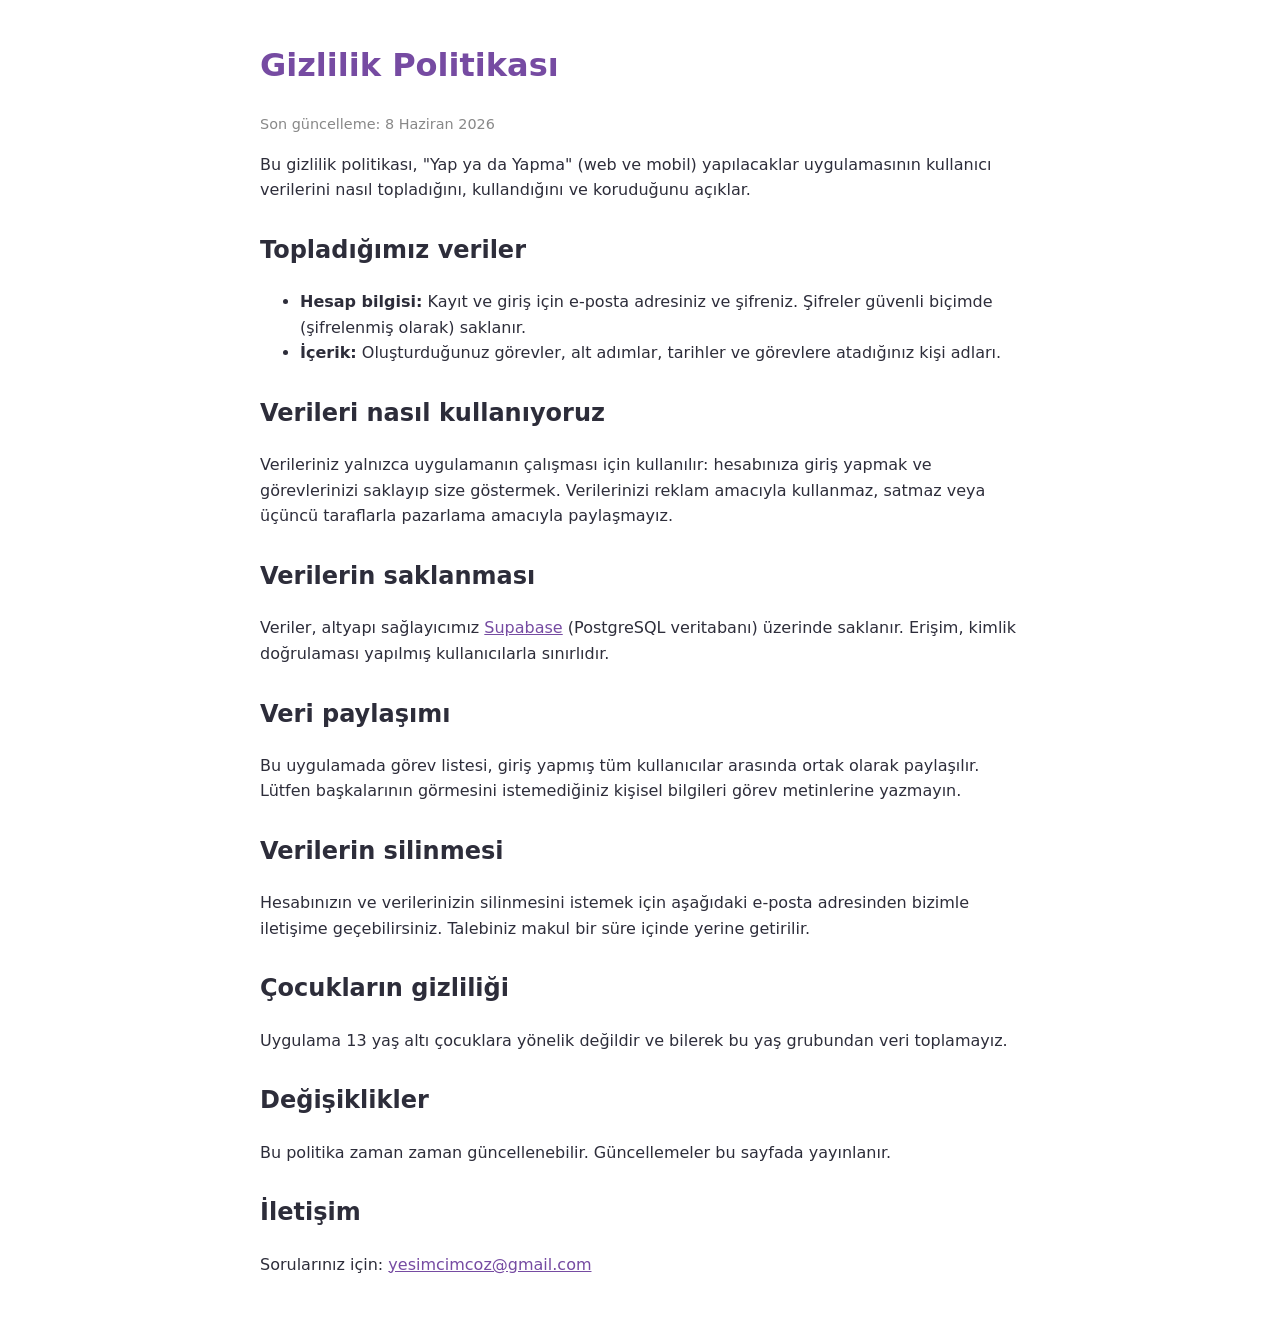
<file: privacy.html>
<!DOCTYPE html>
<html lang="tr">
<head>
  <meta charset="UTF-8">
  <meta name="viewport" content="width=device-width, initial-scale=1.0">
  <title>Gizlilik Politikası — Yap ya da Yapma</title>
  <style>
    body { font-family: system-ui, -apple-system, "Segoe UI", Roboto, sans-serif;
      max-width: 760px; margin: 40px auto; padding: 0 20px; color: #2d2d3a; line-height: 1.6; }
    h1 { color: #764ba2; }
    h2 { margin-top: 28px; }
    a { color: #764ba2; }
    .updated { color: #888; font-size: 0.9rem; }
  </style>
</head>
<body>
  <h1>Gizlilik Politikası</h1>
  <p class="updated">Son güncelleme: 8 Haziran 2026</p>

  <p>Bu gizlilik politikası, "Yap ya da Yapma" (web ve mobil) yapılacaklar
  uygulamasının kullanıcı verilerini nasıl topladığını, kullandığını ve
  koruduğunu açıklar.</p>

  <h2>Topladığımız veriler</h2>
  <ul>
    <li><strong>Hesap bilgisi:</strong> Kayıt ve giriş için e-posta adresiniz ve
      şifreniz. Şifreler güvenli biçimde (şifrelenmiş olarak) saklanır.</li>
    <li><strong>İçerik:</strong> Oluşturduğunuz görevler, alt adımlar, tarihler ve
      görevlere atadığınız kişi adları.</li>
  </ul>

  <h2>Verileri nasıl kullanıyoruz</h2>
  <p>Verileriniz yalnızca uygulamanın çalışması için kullanılır: hesabınıza giriş
  yapmak ve görevlerinizi saklayıp size göstermek. Verilerinizi reklam amacıyla
  kullanmaz, satmaz veya üçüncü taraflarla pazarlama amacıyla paylaşmayız.</p>

  <h2>Verilerin saklanması</h2>
  <p>Veriler, altyapı sağlayıcımız <a href="https://supabase.com" target="_blank"
  rel="noopener">Supabase</a> (PostgreSQL veritabanı) üzerinde saklanır. Erişim,
  kimlik doğrulaması yapılmış kullanıcılarla sınırlıdır.</p>

  <h2>Veri paylaşımı</h2>
  <p>Bu uygulamada görev listesi, giriş yapmış tüm kullanıcılar arasında ortak
  olarak paylaşılır. Lütfen başkalarının görmesini istemediğiniz kişisel bilgileri
  görev metinlerine yazmayın.</p>

  <h2>Verilerin silinmesi</h2>
  <p>Hesabınızın ve verilerinizin silinmesini istemek için aşağıdaki e-posta
  adresinden bizimle iletişime geçebilirsiniz. Talebiniz makul bir süre içinde
  yerine getirilir.</p>

  <h2>Çocukların gizliliği</h2>
  <p>Uygulama 13 yaş altı çocuklara yönelik değildir ve bilerek bu yaş grubundan
  veri toplamayız.</p>

  <h2>Değişiklikler</h2>
  <p>Bu politika zaman zaman güncellenebilir. Güncellemeler bu sayfada yayınlanır.</p>

  <h2>İletişim</h2>
  <p>Sorularınız için: <a href="mailto:yesimcimcoz@gmail.com">yesimcimcoz@gmail.com</a></p>
</body>
</html>
</file>
